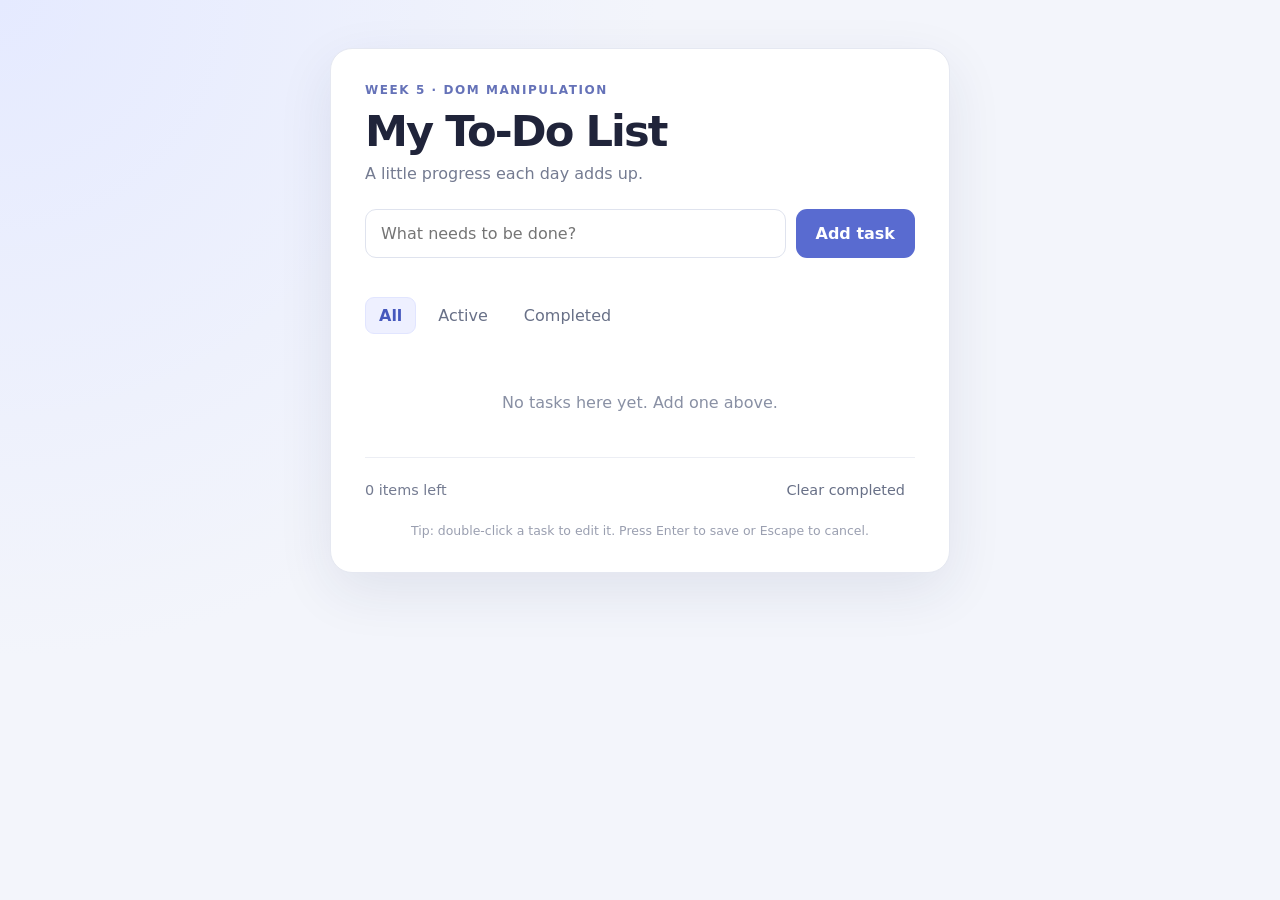
<file: index.html>
<!DOCTYPE html>
<html lang="en">
<head>
  <meta charset="UTF-8">
  <meta name="viewport" content="width=device-width, initial-scale=1.0">
  <meta name="description" content="A simple interactive to-do list built with HTML, CSS and JavaScript.">
  <title>My To-Do List</title>
  <link rel="stylesheet" href="styles.css">
  <script src="app.js" defer></script>
</head>
<body>
  <main class="container">
    <header class="app-header">
      <p class="eyebrow">WEEK 5 · DOM MANIPULATION</p>
      <h1>My To-Do List</h1>
      <p class="subtitle">A little progress each day adds up.</p>
    </header>

    <form id="todo-form" class="todo-form">
      <label class="sr-only" for="todo-input">New task</label>
      <input id="todo-input" type="text" placeholder="What needs to be done?" autocomplete="off" required>
      <button class="add-button" type="submit">Add task</button>
    </form>
    <p id="form-message" class="form-message" role="status" aria-live="polite"></p>

    <nav class="filters" aria-label="Filter tasks">
      <button class="filter is-active" type="button" data-filter="all" aria-pressed="true">All</button>
      <button class="filter" type="button" data-filter="active" aria-pressed="false">Active</button>
      <button class="filter" type="button" data-filter="completed" aria-pressed="false">Completed</button>
    </nav>

    <ul id="todo-list" class="todo-list" aria-label="Tasks"></ul>
    <p id="empty-state" class="empty-state">No tasks here yet. Add one above.</p>

    <footer class="list-footer">
      <span id="items-left" aria-live="polite">0 items left</span>
      <button id="clear-completed" class="clear-button" type="button">Clear completed</button>
    </footer>
    <p class="edit-hint">Tip: double-click a task to edit it. Press Enter to save or Escape to cancel.</p>
  </main>
</body>
</html>
</file>
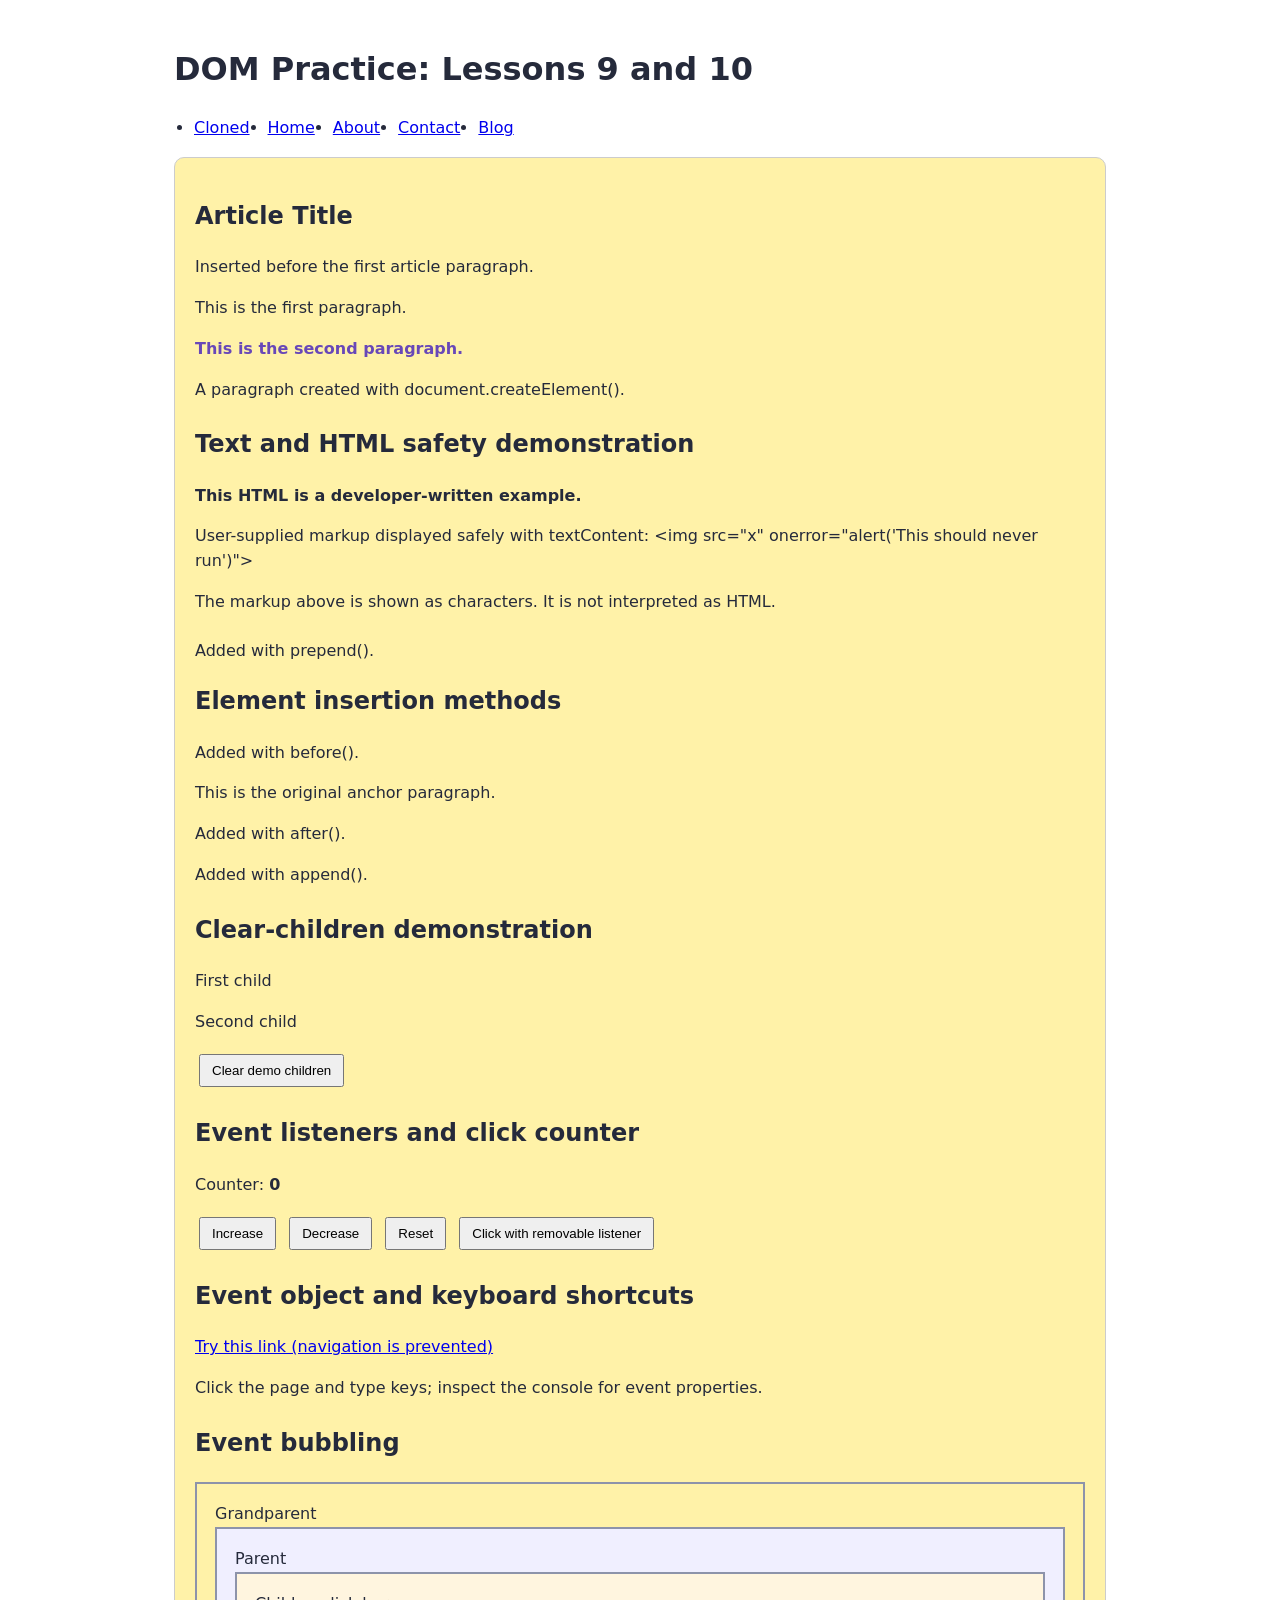
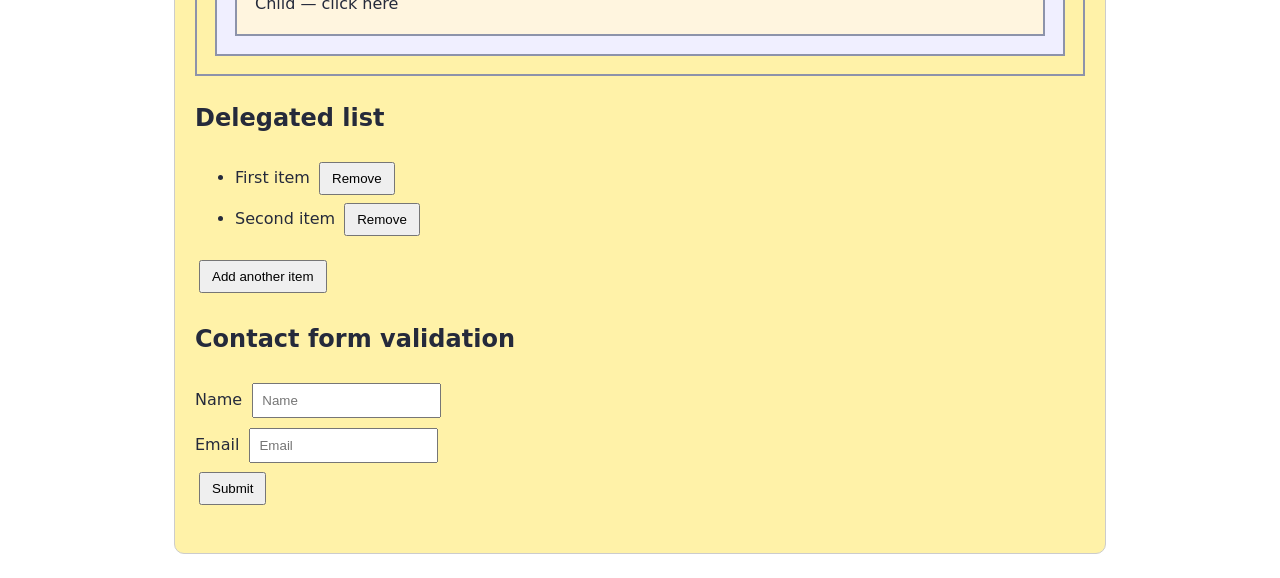
<file: dom-practice.html>
<!DOCTYPE html>
<html lang="en">
<head>
  <meta charset="UTF-8">
  <meta name="viewport" content="width=device-width, initial-scale=1.0">
  <title>DOM Practice — Lessons 9 &amp; 10</title>
  <style>
    * { box-sizing: border-box; }
    body { max-width: 980px; margin: 0 auto; padding: 24px; font: 16px/1.55 system-ui, sans-serif; color: #252a3b; }
    .container { padding: 20px; border: 1px solid #ccc; border-radius: 10px; }
    .highlight { background: #fff2a8; }
    .accent { color: #6848b8; font-weight: 700; }
    .error { border: 2px solid #c43d51; }
    .error-message { color: #b32f45; font-size: .9rem; }
    .success { color: #187747; }
    .demo-box { margin: 10px 0; padding: 12px; border: 1px dashed #9aa2b6; }
    .demo-box button, button { margin: 4px; padding: 7px 11px; cursor: pointer; }
    .nav-list { display: flex; gap: 18px; padding-left: 20px; }
    .bubbling-box { padding: 18px; border: 2px solid #8d93aa; }
    #parent { background: #f0efff; } #child { background: #fff5df; }
    input { margin: 5px; padding: 8px; }
    section { margin: 24px 0; }
  </style>
  <script src="dom.js" defer></script>
</head>
<body>
  <header id="main-header">
    <h1>DOM Practice</h1>
    <nav aria-label="Main navigation">
      <ul class="nav-list">
        <li><a href="#home" class="nav-link">Home</a></li>
        <li><a href="#about" class="nav-link">About</a></li>
        <li><a href="#contact" class="nav-link">Contact</a></li>
      </ul>
    </nav>
  </header>

  <main class="container">
    <article data-id="123" data-category="learning">
      <h2 class="title">Article Title</h2>
      <p class="content">This is the first paragraph.</p>
      <p class="content">This is the second paragraph.</p>
    </article>

    <section id="html-demo">
      <h2>Text and HTML safety demonstration</h2>
      <p id="trusted-html-demo"></p>
      <p id="unsafe"></p>
      <p id="safe"></p>
    </section>

    <section id="insertion-demo">
      <h2>Element insertion methods</h2>
      <p class="insertion-anchor">This is the original anchor paragraph.</p>
    </section>

    <section id="clear-demo">
      <h2>Clear-children demonstration</h2>
      <p>First child</p><p>Second child</p>
    </section>

    <section id="event-demo">
      <h2>Event listeners and click counter</h2>
      <p>Counter: <strong id="counter">0</strong></p>
      <button id="increase">Increase</button>
      <button id="decrease">Decrease</button>
      <button id="reset">Reset</button>
      <button id="temporary-listener">Click with removable listener</button>
      <p id="event-message" aria-live="polite"></p>
    </section>

    <section id="event-object-demo">
      <h2>Event object and keyboard shortcuts</h2>
      <a id="demo-link" href="https://example.com">Try this link (navigation is prevented)</a>
      <p>Click the page and type keys; inspect the console for event properties.</p>
    </section>

    <section id="bubbling-demo">
      <h2>Event bubbling</h2>
      <div id="grandparent" class="bubbling-box">Grandparent
        <div id="parent" class="bubbling-box">Parent
          <div id="child" class="bubbling-box">Child — click here</div>
        </div>
      </div>
    </section>

    <section id="delegation-demo">
      <h2>Delegated list</h2>
      <ul id="delegated-list">
        <li>First item <button type="button">Remove</button></li>
        <li>Second item <button type="button">Remove</button></li>
      </ul>
      <button id="add-delegated-item" type="button">Add another item</button>
    </section>

    <section id="contact-section">
      <h2>Contact form validation</h2>
      <form id="contact-form" novalidate>
        <label for="name">Name</label>
        <input type="text" id="name" name="name" placeholder="Name">
        <span id="name-error" class="error-message"></span><br>
        <label for="email">Email</label>
        <input type="email" id="email" name="email" placeholder="Email">
        <span id="email-error" class="error-message"></span><br>
        <button type="submit">Submit</button>
      </form>
      <p id="form-success" class="success" aria-live="polite"></p>
    </section>
  </main>

  <footer><p>&copy; 2026 DOM Practice</p></footer>
</body>
</html>
</file>
<file: styles.css>
/* Base styles */
:root {
  font-family: Inter, ui-sans-serif, system-ui, -apple-system, BlinkMacSystemFont, "Segoe UI", sans-serif;
  color: #20243a;
  background: #f3f5fb;
  font-synthesis: none;
}

* { box-sizing: border-box; }

body {
  min-height: 100vh;
  margin: 0;
  padding: 48px 16px;
  background: radial-gradient(circle at top left, #e5eaff, transparent 42%), #f3f5fb;
}

button, input { font: inherit; }
button { cursor: pointer; }

.container {
  width: min(100%, 620px);
  margin: 0 auto;
  padding: 34px;
  background: #fff;
  border: 1px solid #e5e8f1;
  border-radius: 22px;
  box-shadow: 0 18px 55px rgba(38, 48, 87, .09);
}

.app-header { margin-bottom: 26px; }
.eyebrow { margin: 0 0 9px; color: #6572b8; font-size: .75rem; font-weight: 800; letter-spacing: .13em; }
h1 { margin: 0; font-size: clamp(2rem, 6vw, 2.7rem); letter-spacing: -.045em; }
.subtitle { margin: 8px 0 0; color: #747b91; }

.todo-form { display: flex; gap: 10px; }
.todo-form input {
  min-width: 0;
  flex: 1;
  padding: 14px 15px;
  border: 1px solid #dfe3ee;
  border-radius: 11px;
  outline: none;
}
.todo-form input:focus { border-color: #6878d6; box-shadow: 0 0 0 3px #6878d61c; }
.add-button {
  padding: 0 20px;
  color: #fff;
  font-weight: 700;
  background: #596bd0;
  border: 0;
  border-radius: 11px;
}
.add-button:hover { background: #4658bd; }
.form-message { min-height: 20px; margin: 7px 0 8px; color: #b43c50; font-size: .86rem; }

.filters { display: flex; gap: 8px; margin: 12px 0 18px; }
.filter { padding: 8px 13px; color: #687087; background: transparent; border: 1px solid transparent; border-radius: 9px; }
.filter:hover { background: #f4f5fb; }
.filter.is-active { color: #4658bd; background: #eef0ff; border-color: #e1e5ff; font-weight: 700; }

.todo-list { display: grid; gap: 9px; margin: 0; padding: 0; list-style: none; }
.todo-item {
  display: flex;
  align-items: center;
  gap: 12px;
  min-height: 54px;
  padding: 10px 11px 10px 14px;
  border: 1px solid #e8eaf1;
  border-radius: 11px;
}
.todo-item:hover { border-color: #cfd5f3; }
.todo-text { flex: 1; min-width: 0; overflow-wrap: anywhere; cursor: pointer; }
.todo-item.is-completed .todo-text { color: #969bad; text-decoration: line-through; }
.todo-check { width: 18px; height: 18px; accent-color: #596bd0; cursor: pointer; }
.delete-button {
  padding: 6px 9px;
  color: #a14c5b;
  background: #fff3f4;
  border: 0;
  border-radius: 7px;
  opacity: .85;
}
.delete-button:hover { color: #fff; background: #b94f60; }
.edit-input { width: 100%; padding: 7px 9px; border: 1px solid #6878d6; border-radius: 7px; outline: none; }
.empty-state { display: none; padding: 25px 10px; color: #8990a4; text-align: center; }
.empty-state.is-visible { display: block; }
.list-footer { display: flex; justify-content: space-between; align-items: center; gap: 12px; margin-top: 20px; padding-top: 17px; border-top: 1px solid #eceef4; color: #747b91; font-size: .9rem; }
.clear-button { padding: 7px 10px; color: #687087; background: transparent; border: 0; border-radius: 7px; }
.clear-button:hover { color: #a14c5b; background: #fff3f4; }
.edit-hint { margin: 18px 0 0; color: #9a9fb0; font-size: .78rem; text-align: center; }
.sr-only { position: absolute; width: 1px; height: 1px; padding: 0; margin: -1px; overflow: hidden; clip: rect(0, 0, 0, 0); white-space: nowrap; border: 0; }

@media (max-width: 480px) {
  body { padding: 20px 10px; }
  .container { padding: 23px 17px; }
  .todo-form { flex-direction: column; }
  .add-button { min-height: 45px; }
}
</file>
